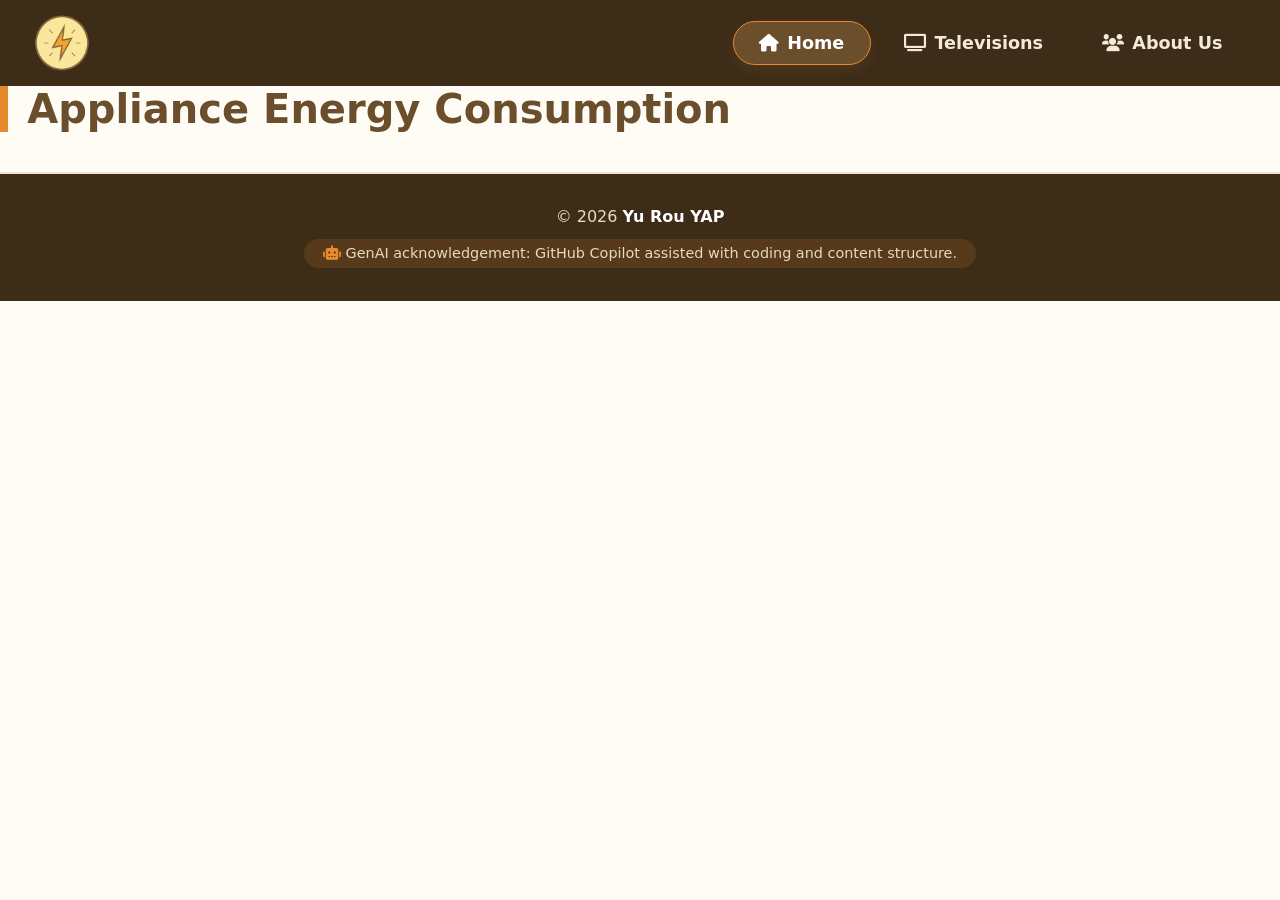
<file: index.html>
<!DOCTYPE html>
<html lang="en">
<head>
    <meta charset="UTF-8">
    <meta name="viewport" content="width=device-width, initial-scale=1.0">
    <title>Home</title>
    <link rel="stylesheet" href="https://cdnjs.cloudflare.com/ajax/libs/font-awesome/6.0.0-beta3/css/all.min.css">
    <link rel="stylesheet" href="style.css">
</head>

<body data-page="home">

<header class="top-nav" id="topNav"></header>

<!-- Main content -->
<main>
    
    <h1>Appliance Energy Consumption</h1>
    <div id="content"></div>
    <!-- Give the SVG a size so shapes can be seen -->
    <!--<svg width="300" height="150"></svg>-->
    <!-- Load D3 first, then your D3 code file -->
    <!--<script src="https://d3js.org/d3.v7.min.js"></script>
    <script src="energy-d3.js"></script>-->

    <!-- …your existing content… -->
    <!-- NEW: Container for T04-3 chart -->
    <div class="responsive-svg-container"></div>

    <!-- D3 library -->
    <!--<script src="https://d3js.org/d3.v7.min.js"></script>-->
    <!-- NEW: JS for T04-3 only -->
    <!-- <script src="t04-3-bars.js"></script> -->
    <!-- Old T04-2 demo (temporarily disabled) -->
    <!-- <script src="energy-d3.js"></script> -->

    <!-- D3 library -->
    <!--<script src="https://d3js.org/d3.v7.min.js"></script>-->
    <!-- NEW: T04-4 loader -->
    <!--<script src="t04-4-load.js"></script>-->
    <!-- Old js files (disable while doing T04-4) -->
    <!-- <script src="energy-d3.js"></script> -->
    <!-- <script src="t04-3-bars.js"></script> -->

        <script src="https://d3js.org/d3.v7.min.js"></script>
        <script src="t04-4-load.js"></script>  <!--loads CSV then calls createBarChart--> 
        <script src="t04-5-bars.js"></script>  <!-- defines createBarChart -->


</main>

<!-- Footer -->
<footer id="siteFooter"></footer>
<script src="script.js"></script>

</body>
</html>
</file>
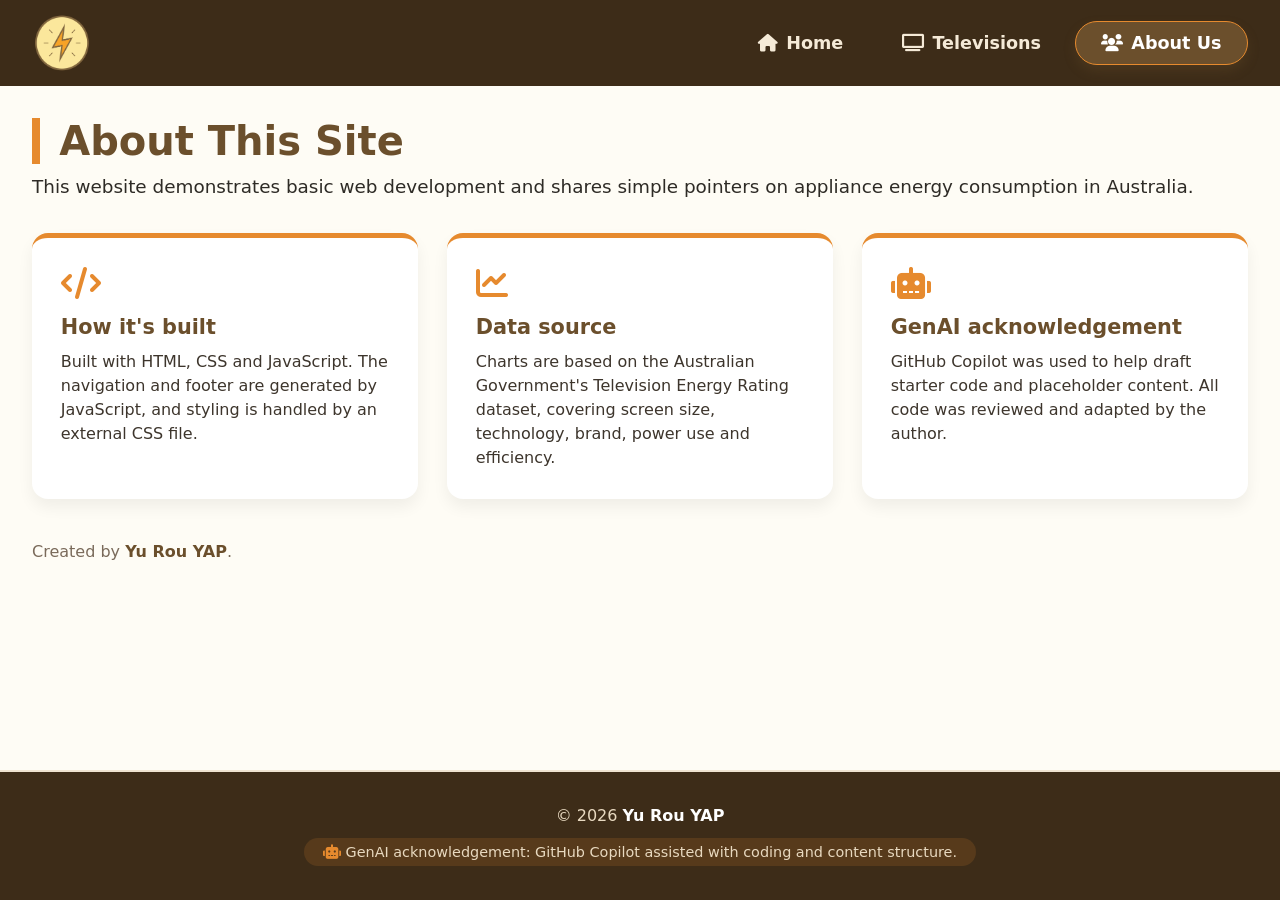
<file: About Us.html>
<!DOCTYPE html>
<html lang="en">
<head>
    <meta charset="UTF-8">
    <meta name="viewport" content="width=device-width, initial-scale=1.0">
    <title>About Us</title>
    <link rel="stylesheet" href="https://cdnjs.cloudflare.com/ajax/libs/font-awesome/6.0.0-beta3/css/all.min.css"> <!--Icons -->
    <link rel="stylesheet" href="style.css">
</head>

<body data-page="about">
    <header class="top-nav" id="topNav"></header>

    <main class="container">
        <h1>About This Site</h1>
        <p class="intro-text">
            This website demonstrates basic web development and shares simple pointers on appliance energy consumption in Australia.
        </p>

        <div class="about-grid">
            <div class="card">
                <i class="fas fa-code"></i>
                <h3>How it's built</h3>
                <p>Built with HTML, CSS and JavaScript. The navigation and footer are generated by JavaScript, and styling is handled by an external CSS file.</p>
            </div>

            <div class="card">
                <i class="fas fa-chart-line"></i>
                <h3>Data source</h3>
                <p>Charts are based on the Australian Government's Television Energy Rating dataset, covering screen size, technology, brand, power use and efficiency.</p>
            </div>

            <div class="card">
                <i class="fas fa-robot"></i>
                <h3>GenAI acknowledgement</h3>
                <p>GitHub Copilot was used to help draft starter code and placeholder content. All code was reviewed and adapted by the author.</p>
            </div>
        </div>

        <p class="about-footer-note">Created by <strong>Yu Rou YAP</strong>.</p>
    </main>

    <footer id="siteFooter"></footer>
    <script src="script.js"></script>
</body>
</html>
</file>
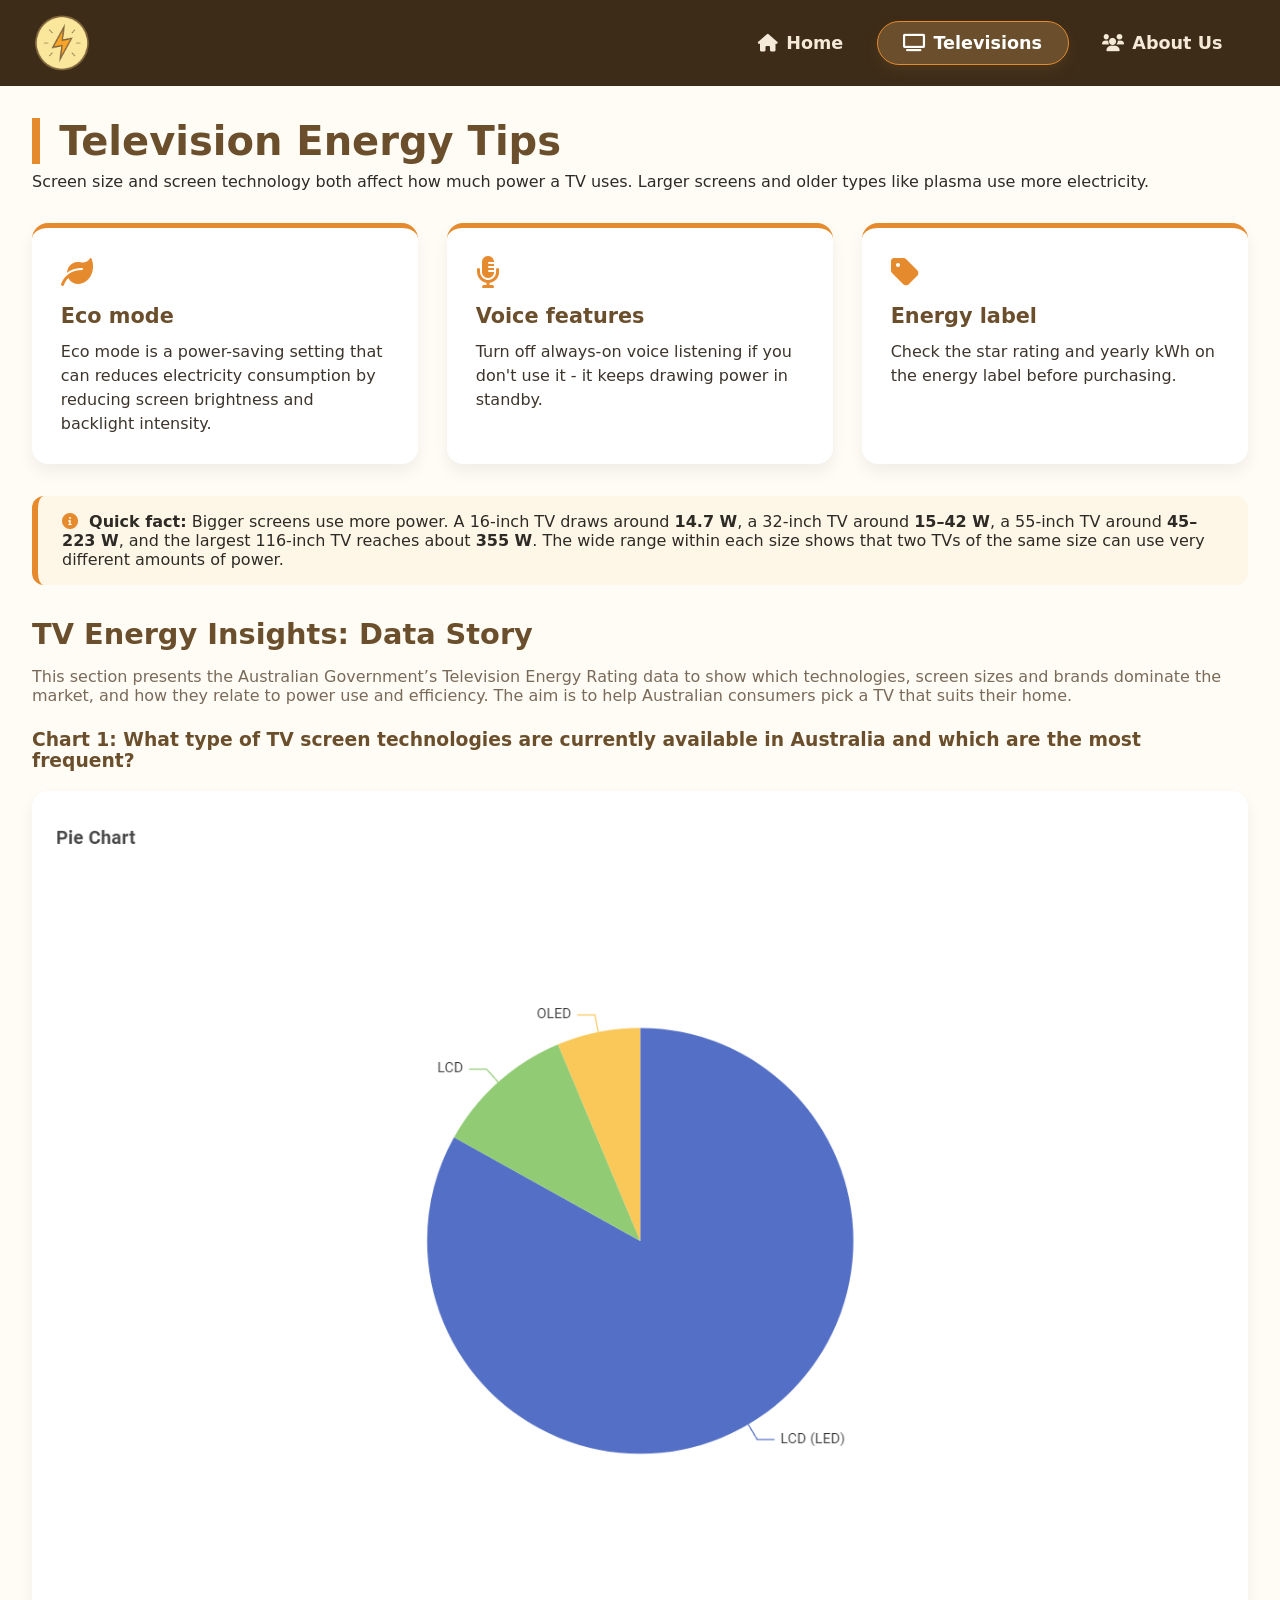
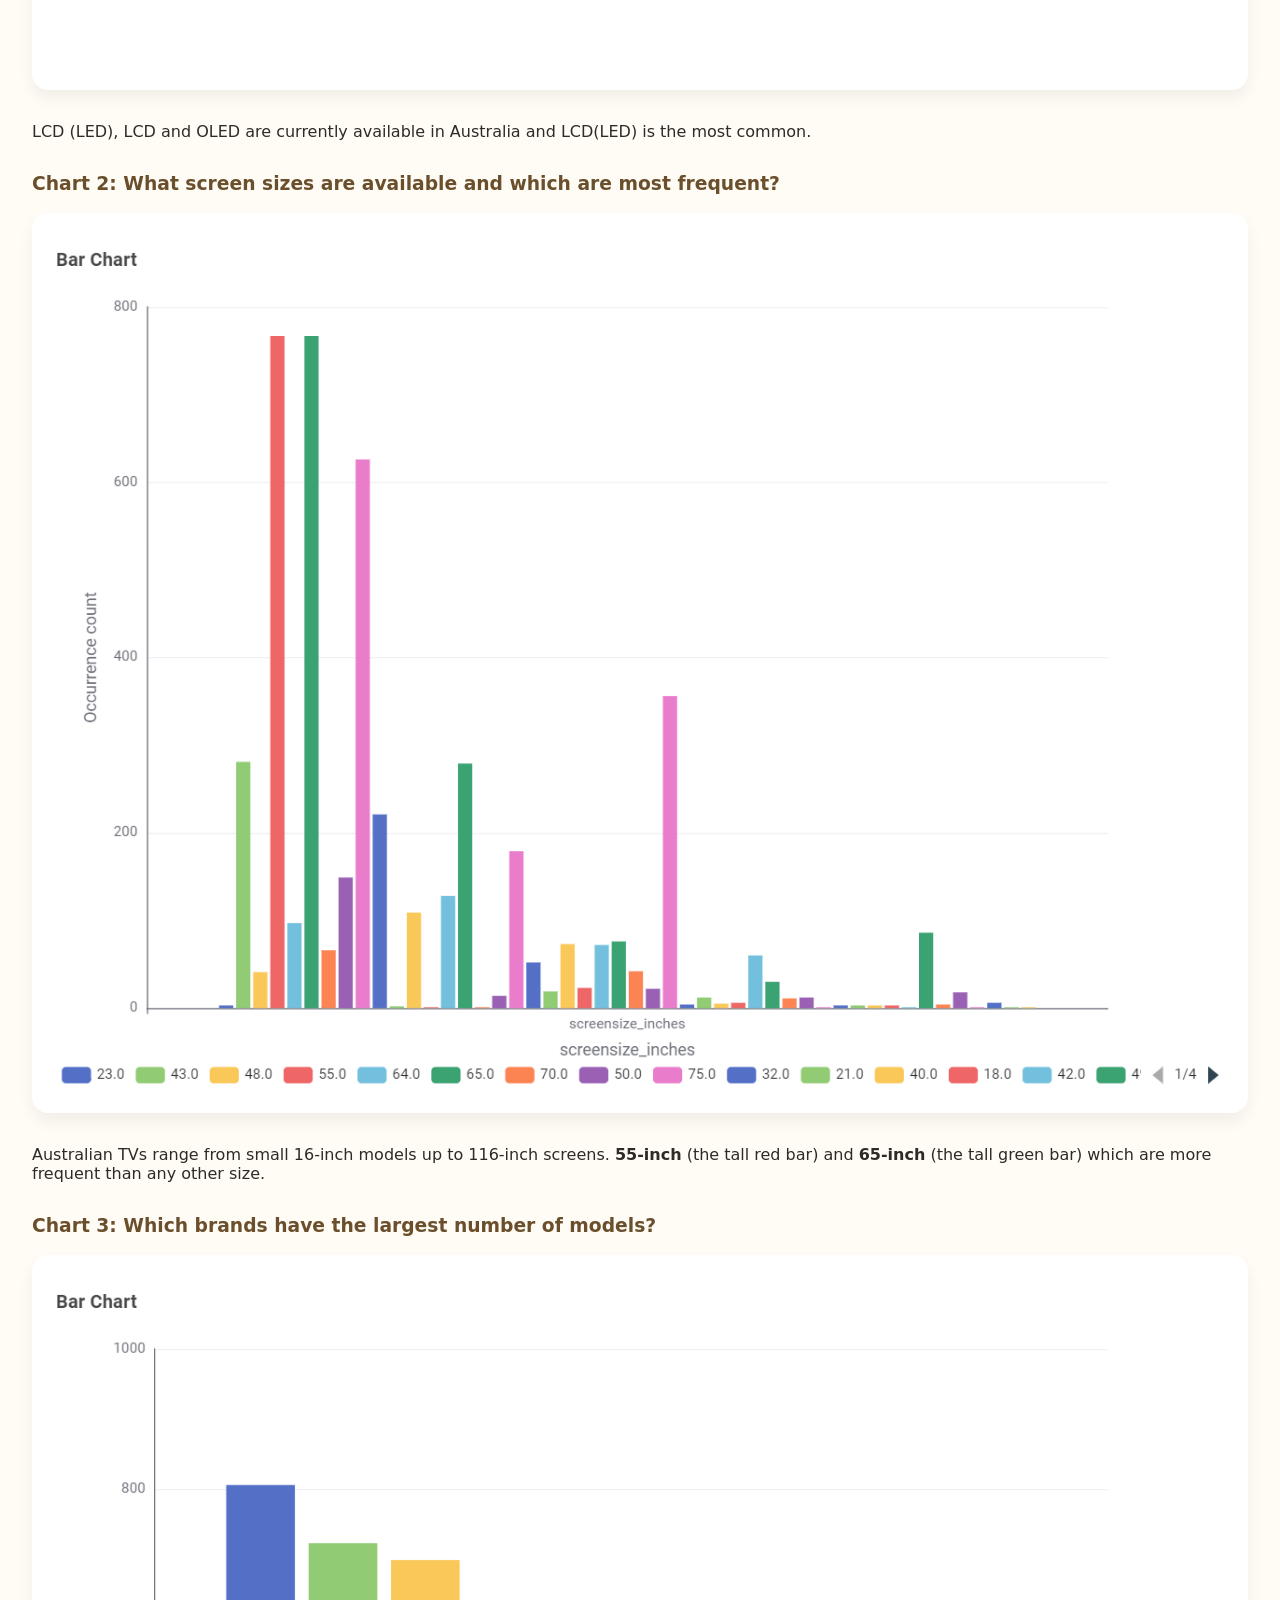
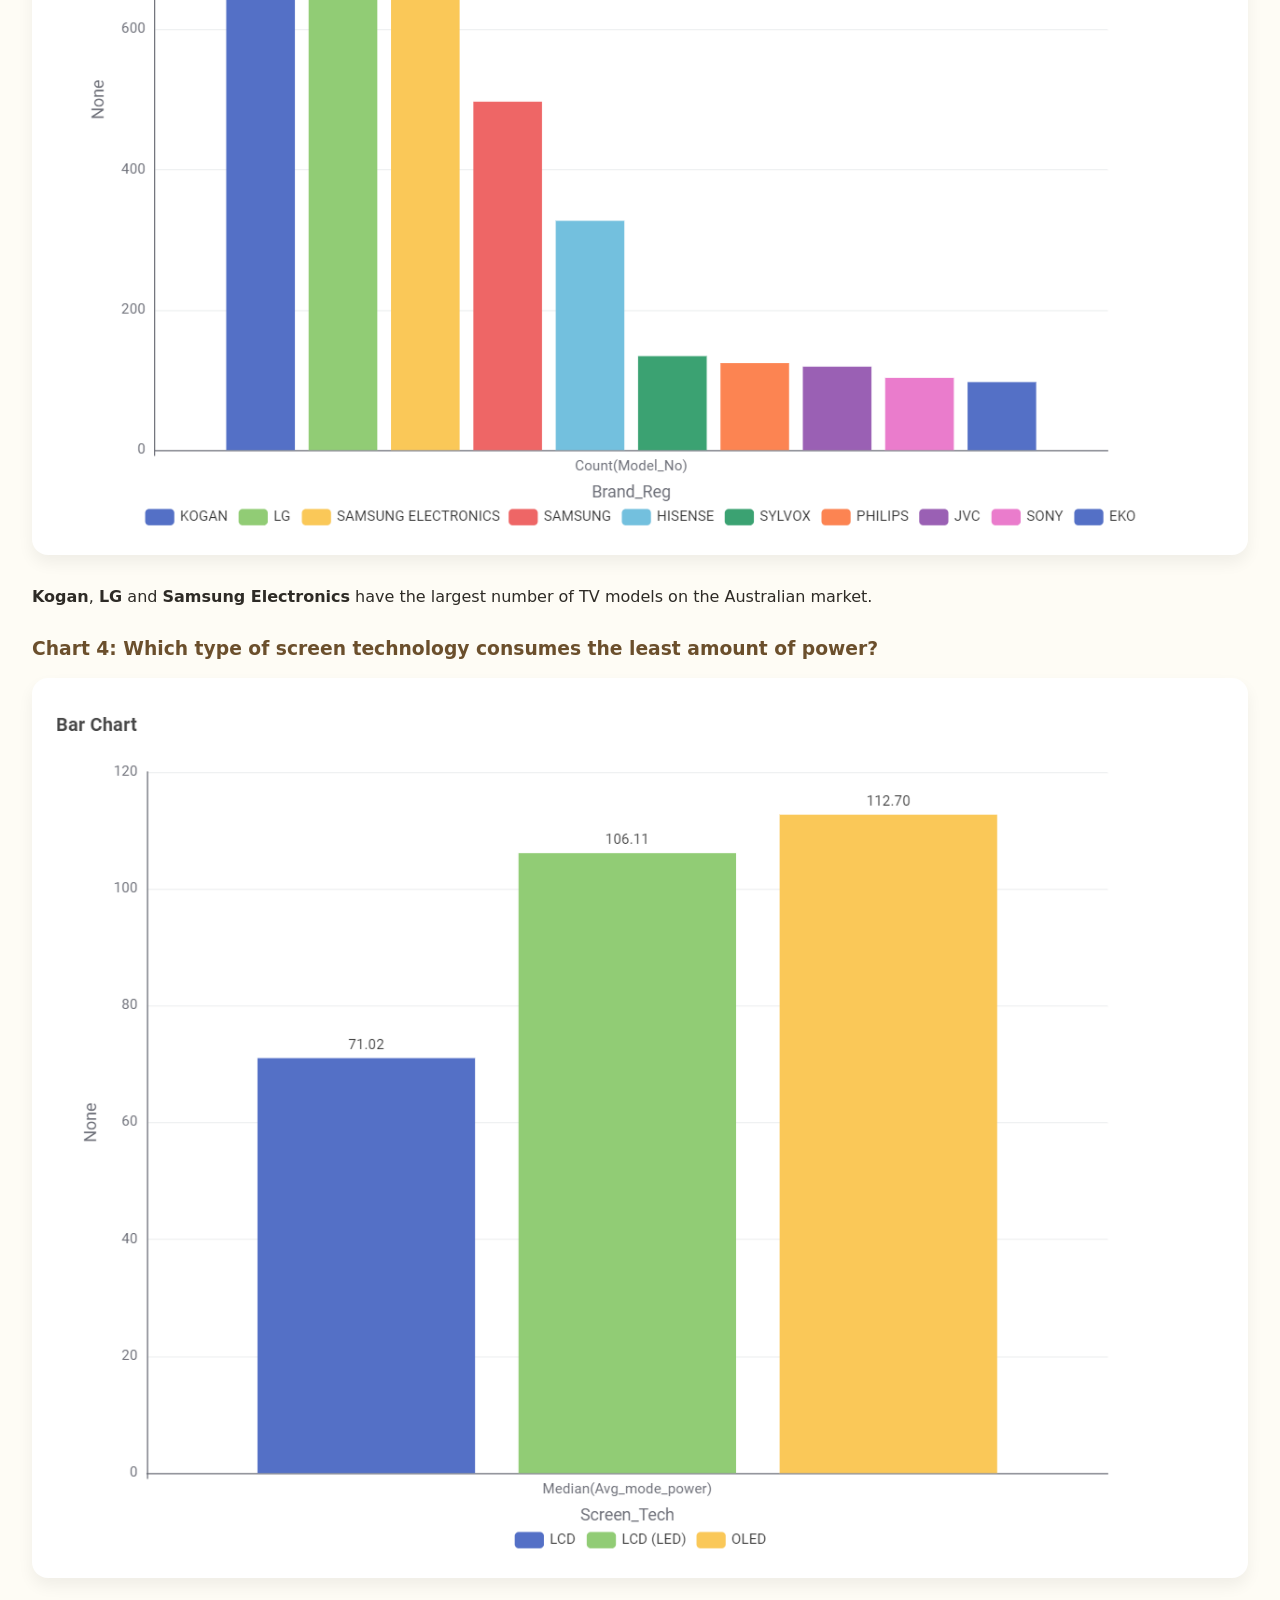
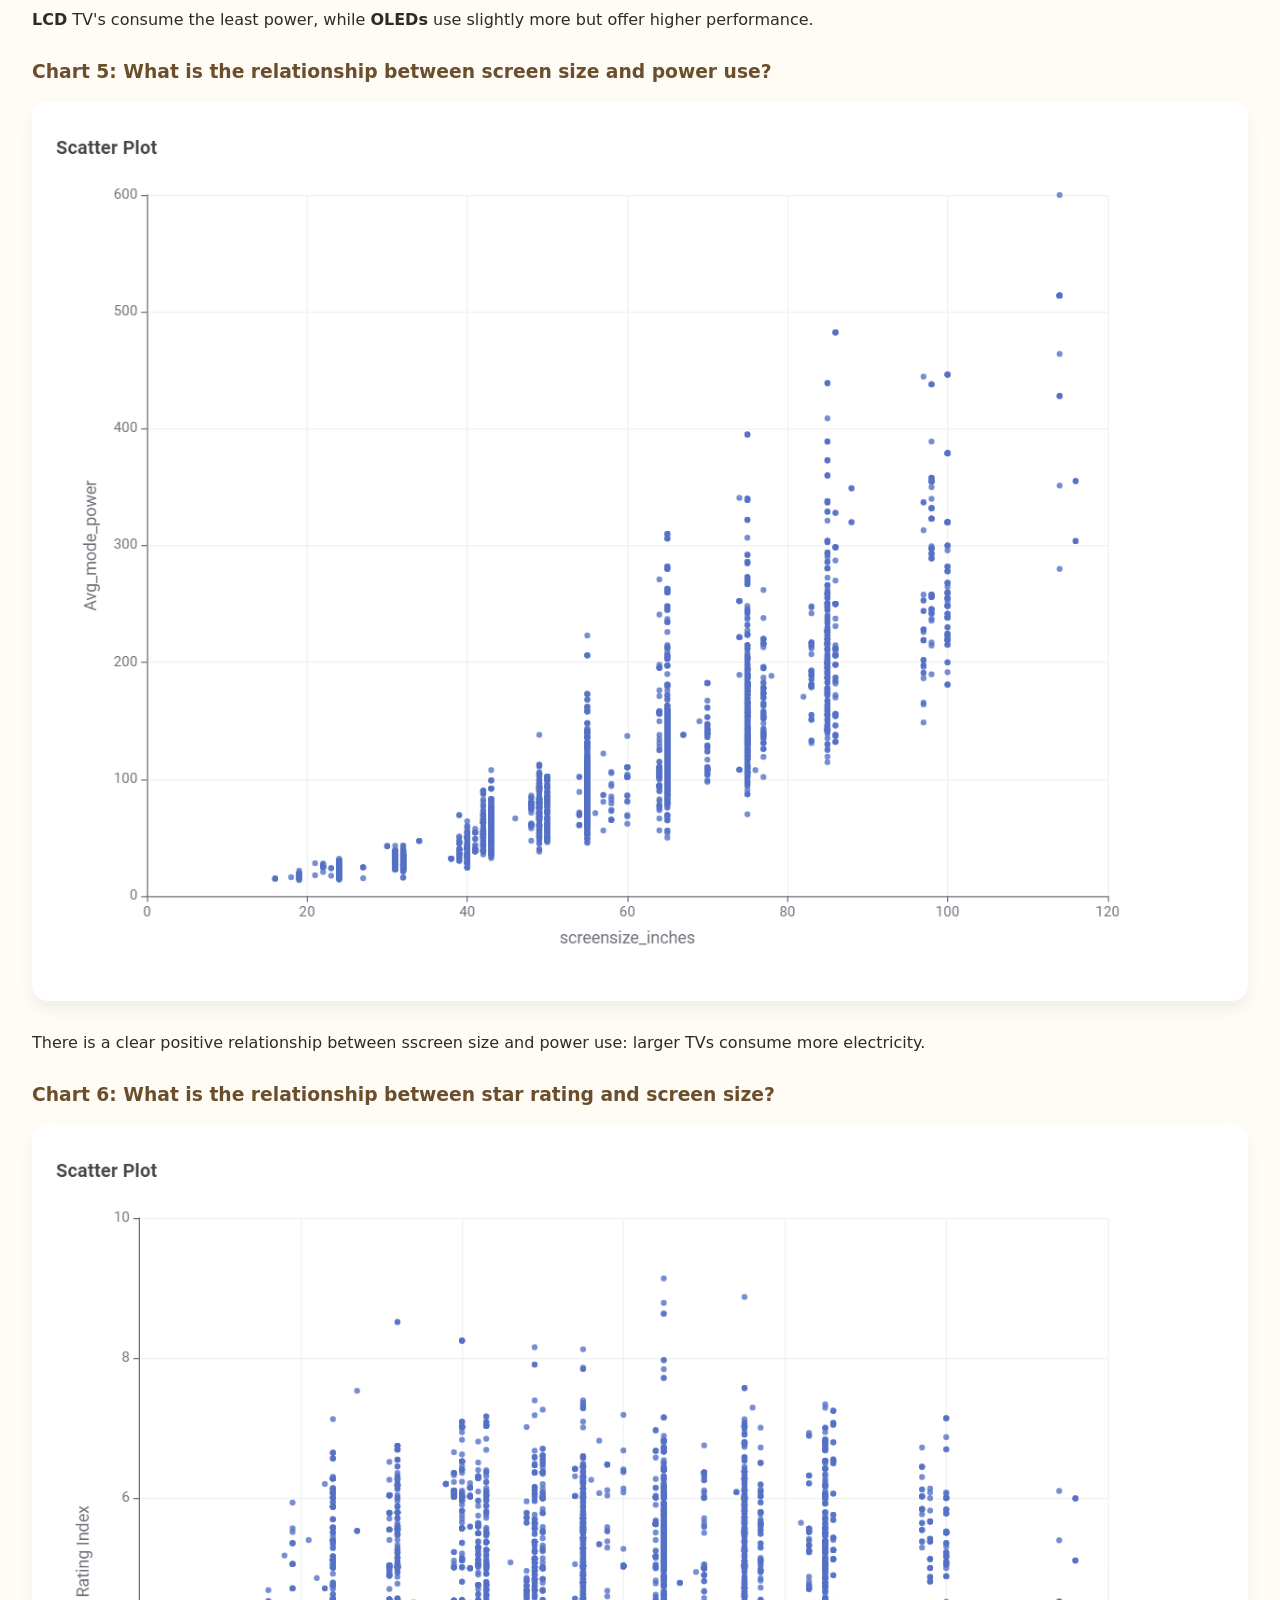
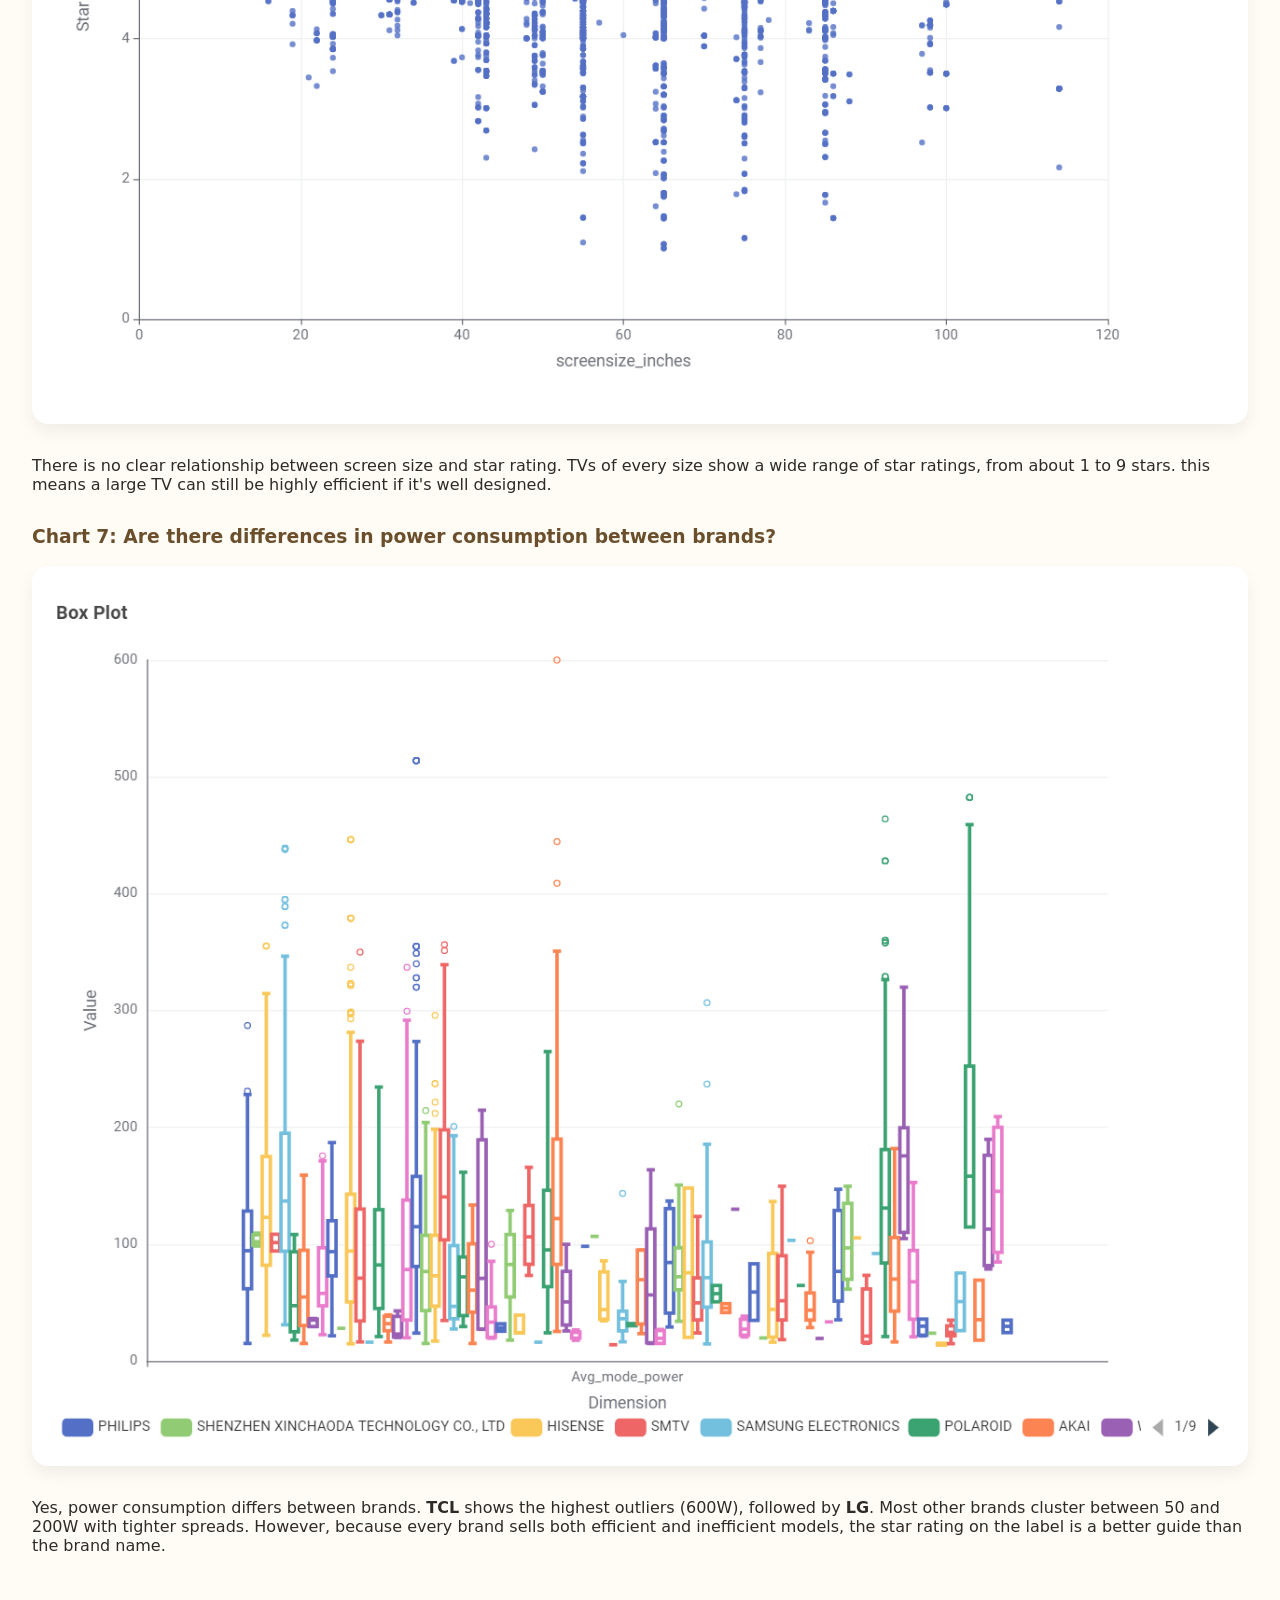
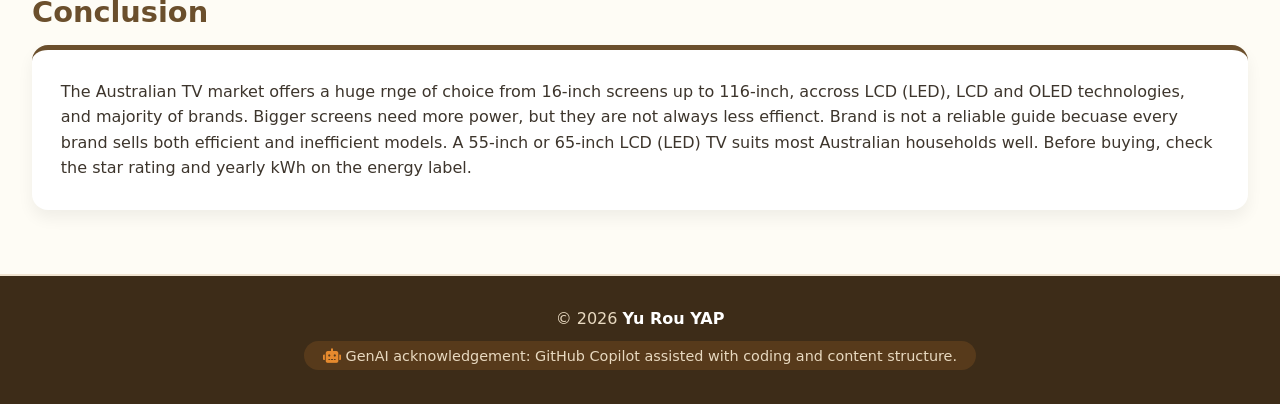
<file: television.html>
<!DOCTYPE html>
<html lang="en">
<head>
    <meta charset="UTF-8">
    <meta name="viewport" content="width=device-width, initial-scale=1.0">
    <title>Televisions</title>
    <link rel="stylesheet" href="https://cdnjs.cloudflare.com/ajax/libs/font-awesome/6.0.0-beta3/css/all.min.css">
    <link rel="stylesheet" href="style.css">
</head>
<body data-page="televisions">
  <!-- JavaScript -->
  <header class="top-nav" id="topNav"></header>

    <!-- Main content -->
    <main class="container">
        <h1>Television Energy Tips</h1>
        <div class="subhead">Screen size and screen technology both affect how much power a TV uses. Larger screens and older types like plasma use more electricity.</div>

        <div class="card-grid">
            <div class="card">
                <i class="fas fa-leaf"></i>
                <h3>Eco mode</h3>
                <p>Eco mode is a power-saving setting that can reduces electricity consumption by reducing screen brightness and backlight intensity. </p>
            </div>

            <div class="card">
                <i class="fas fa-microphone-alt"></i>
                <h3>Voice features</h3>
                <p>Turn off always-on voice listening if you don't use it - it keeps drawing power in standby.</p>
            </div>

            <div class="card">
                <i class="fas fa-tag"></i>
                <h3>Energy label</h3>
                <p>Check the star rating and yearly kWh on the energy label before purchasing.</p>
            </div>
        </div>

        <div class="note-box">
            <i class="fas fa-info-circle"></i>
            <strong>Quick fact:</strong> Bigger screens use more power. A 16-inch TV draws 
            around <strong>14.7 W</strong>, a 32-inch TV around <strong>15–42 W</strong>, 
            a 55-inch TV around <strong>45–223 W</strong>, and the largest 116-inch TV reaches about 
            <strong>355 W</strong>. The wide range within each size shows that two TVs 
            of the same size can use very different amounts of power.
        </div>

        <h2>TV Energy Insights: Data Story</h2>
        <p class="data-story-intro">
            This section presents the Australian Government’s Television Energy Rating data to show 
            which technologies, screen sizes and brands dominate the market, and how they relate to 
            power use and efficiency. The aim is to help Australian consumers pick a TV that suits 
            their home.
        </p>

        <!-- CHART 1 -->
        <div class="chart-section">
            <h3>Chart 1: What type of TV screen technologies are currently available in Australia and which are the most frequent?</h3>
            <div class="chart-box">
                <img src="Knime_Chart/Pie Chart.png" alt="TV technology distribution pie chart">
            </div>
            <p>LCD (LED), LCD and OLED are currently available in Australia and LCD(LED) is the most common.</p>
        </div>

        <!-- CHART 2 -->
        <div class="chart-section">
            <h3>Chart 2: What screen sizes are available and which are most frequent?</h3>
            <div class="chart-box">
                <img src="Knime_Chart/Bar Chart Q2.png" alt="Bar chart of TV screen sizes available in Australia">
            </div>
            <p>Australian TVs range from small 16-inch models up to 116-inch screens.
                <strong>55-inch</strong> (the tall red bar) and <strong>65-inch</strong> (the tall green bar) which are more frequent than any other size.
            </p>
        </div>

        <!-- CHART 3 -->
        <div class="chart-section">
            <h3>Chart 3: Which brands have the largest number of models?</h3>
            <div class="chart-box">
                <img src="Knime_Chart/Bar Chart Q3.png" alt="Bar chart of TV brands by number of models in Australia">
            </div>
            <p><strong>Kogan</strong>, <strong>LG</strong> and <strong>Samsung Electronics</strong> have the largest number of TV models on the Australian market.</p>
        </div>

        <!-- CHART 4 -->
        <div class="chart-section">
            <h3>Chart 4: Which type of screen technology consumes the least amount of power?</h3>
            <div class="chart-box">
                <img src="Knime_Chart/Bar Chart Q4.png" alt="Bar chart for power of screen type">
            </div>
            <p><strong>LCD</strong> TV's consume the least power, while <strong>OLEDs</strong> use slightly more but offer higher performance.</strong></p>
        </div>

        <!-- CHART 5 -->
        <div class="chart-section">
            <h3>Chart 5: What is the relationship between screen size and power use?</h3>
            <div class="chart-box">
                <img src="Knime_Chart/Scatter Plot Q5.png" alt="Relationship between power use and screen size scatter plot">
            </div>
            <p>There is a clear positive relationship between sscreen size and power use: larger TVs consume more electricity.</p>
        </div>

        <!-- CHART 6 -->
        <div class="chart-section">
            <h3>Chart 6: What is the relationship between star rating and screen size?</h3>
            <div class="chart-box">
                <img src="Knime_Chart/Scatter Plot Q6.png" alt="relationship between star rating and screen size scatter plot">
            </div>
            <p>There is no clear relationship between screen size and star rating. TVs of every size show a wide range of star ratings, from about 1 to 9 stars. this
                means a large TV can still be highly efficient if it's well designed.
            </p>
        </div>

        <!-- CHART 7 -->
        <div class="chart-section">
            <h3>Chart 7: Are there differences in power consumption between brands?</h3>
            <div class="chart-box">
                <img src="Knime_Chart/Box Plot Q7.png" alt="Box plot about differences in power consumption between brands">
            </div>
            <p>Yes, power consumption differs between brands. <strong>TCL</strong> shows the highest outliers (600W), followed by <strong>LG</strong>. Most other brands cluster between 50 and 200W with tighter spreads. 
                However, because every brand sells both efficient and inefficient models, the star rating on the label is a better guide than the brand name.</p>
        </div>

        <!--Conclusion-->
        <h2 class="conclusion-heading">Conclusion</h2>
        <div class="card conclusion-card">
            <p>The Australian TV market offers a huge rnge of choice from 16-inch screens up to 116-inch, accross LCD (LED), LCD and OLED technologies, and majority of brands. Bigger
                screens need more power, but they are not always less effienct. Brand is not a reliable guide becuase every brand sells both efficient and inefficient models. A 55-inch or 65-inch LCD (LED) TV suits most Australian households well. Before buying, check the star rating and yearly kWh on the energy label.
            </p>
        </div>
    


    </main>

    <footer id="siteFooter"></footer>
    <script src="script.js"></script>
</body>
</html>
</file>
<file: style.css>
/*  CSS variables & reset  */
* {
  margin: 0;
  padding: 0;
  box-sizing: border-box;
  font-family: system-ui, 'Segoe UI', Roboto, sans-serif;
}

/* Reusable CSS variables for colors, shadows and border radius. */
:root {
  --logo-dark: #6b4f2c;      /* brown from logo outline */
  --logo-accent: #e68a2e;    /* orange bolt */
  --logo-light: #fef7e0;     /* pale yellow background */
  --logo-grey: #7a6a5a;     /* grey text */
  --shadow: 0 8px 16px rgba(0, 0, 0, 0.06);
  --radius: 16px;
}

body {
  background: #fefcf5;
  color: #2e2b26;
  display: flex;
  flex-direction: column;
  min-height: 100vh;   /* 100% of viewport height */
}

/*  Top navigation  */
.top-nav {
  background: #3d2c18;
  padding: 0.8rem 2rem;
  display: flex;
  align-items: center;
  gap: 1rem;
}

.logo-container {
  display: flex;
  align-items: center;
  justify-content: center;
  background: none;
  border: none;
  cursor: pointer; /* Make the logo clickable */
  padding: 0;
}

.logo-container:hover {
  transform: scale(1.02); /* Slightly enlarge the logo on hover */
}

.logo-img {
  width: 60px;
  height: 60px;
  object-fit: contain; /* Ensure the logo fits wihtin the container without stretched or cropped. */
  display: block;
}

.logo-text {
  font-weight: 700;
  font-size: 1.6rem;
  letter-spacing: -0.5px;
  color: #ffffff;
}

.nav-links {
  display: flex; /* Place button in a row */
  gap: 0.5rem;
  margin-left: auto;
}

.nav-btn {
  background: transparent;
  border: none;
  padding: 0.7rem 1.6rem;
  border-radius: 40px;
  font-size: 1.1rem;
  font-weight: 600;
  color: #f5ead7;
  cursor: pointer; /* Shows the pointer cursor when hovering  */
  transition: background 0.2s, color 0.2s, box-shadow 0.2s;
  display: flex;
  align-items: center;
  gap: 8px;
}

/* When hovering over a non-active navigation button */
.nav-btn:hover:not(.active) {
  background: rgba(230,138,46,0.25);
  color: #ffffff;
  box-shadow: 0 4px 10px rgba(230, 138, 46, 0.3);
}

/* Active navigation button */
.nav-btn.active {
  background: var(--logo-dark);
  color: white;
  box-shadow: 0 6px 12px rgba(107, 79, 44, 0.3);
  border: 1px solid var(--logo-accent); /* Thin orange border */
}

/* icon */
/*.nav-btn i {
  font-size: 1rem;
}*/


/*  Main content  */
.container {
  max-width: 1300px;
  margin: 2rem auto;
  padding: 0 2rem;
  flex: 1; /* Allow the container to grow and fill available space */
  width: 100%;
}

h1 {
  font-size: 2.5rem;
  font-weight: 700;
  color: var(--logo-dark);
  margin-bottom: 0.5rem;
  border-left: 8px solid var(--logo-accent);
  padding-left: 1.2rem;
}

h2 {
  font-size: 1.8rem;
  color: var(--logo-dark);
  margin: 1.5rem 0 1rem;
  font-weight: 600;
}


/*  Cards  */
.card-grid {
  display: grid;
  grid-template-columns: repeat(auto-fit, minmax(280px, 1fr));
  gap: 1.8rem;
  margin: 2rem 0;
}

.card {
  background: white;
  padding: 1.8rem;
  border-radius: var(--radius);
  box-shadow: var(--shadow);
  border-top: 5px solid var(--logo-accent); /* 5px orange border at the top of the card */
  transition: transform 0.2s ease;
}

.card:hover {
  transform: translateY(-4px); /* Slightly lift the card on hover */
}

.card i {
  font-size: 2rem;
  color: var(--logo-accent);
  margin-bottom: 1rem;
}

.card h3 {
  color: var(--logo-dark);
  margin-bottom: 0.7rem;
  font-size: 1.3rem;
}

.card p {
  color: #3d352c;
  line-height: 1.5;
}

/*  Footer  */
footer {
  text-align: center;
  padding: 1.8rem 2rem;
  background: #3d2c18;
  border-top: 2px solid #efe3d0;
  color: #e8d9c0;
  font-size: 1rem;
  margin-top: 2rem;
}

footer p {
  margin: 0.3rem 0;
}

footer strong {
  color: #ffffff;
  font-weight: 600;
}

.genai-note {
  font-size: 0.9rem;
  background: rgba(230, 138, 46, 0.15);
  display: inline-block; /* Make the note box fit its content */
  padding: 0.4rem 1.2rem;
  border-radius: 30px;
  margin-top: 8px;
}

.genai-note i {
  color: var(--logo-accent);
}

/*  Responsive  */
@media (max-width: 700px) {
  .top-nav {
    flex-direction: column;
    align-items: stretch;
    gap: 1rem;
  }
  .nav-links {
    margin-left: 0;
    justify-content: center;
  }
  .logo-container {
    justify-content: center;
  }
  h1 {
    font-size: 2rem;
  }
}

/*  Note box (placeholder notice)  */
.note-box {
  background: #fef7e8;
  padding: 1rem 1.5rem;
  border-radius: 12px;
  margin-bottom: 2rem;
  border-left: 6px solid var(--logo-accent);
}

.note-box i {
  color: var(--logo-accent);
  margin-right: 6px;
}

/*  Data story intro paragraph  */
.data-story-intro {
  margin-bottom: 1.5rem;
  color: var(--logo-grey);
}

/*  Chart sections  */
.chart-section {
  margin-bottom: 2rem;
}

.chart-section h3 {
  color: var(--logo-dark);
  margin-bottom: 0.5rem;
}

/*  Chart box (holds the KNIME PNG image)  */
.chart-box {
  background: white;
  padding: 1.5rem;
  border-radius: var(--radius);
  box-shadow: var(--shadow);
  margin: 1.2rem 0 2rem;
  text-align: center;
}

.chart-box img {
  max-width: 100%;
  height: auto;
  display: block;
  margin: 0 auto;
  border-radius: 8px;
}


/*Conclusion*/
.conclusion-heading {
  margin-top: 2.5rem;
}

.conclusion-card {
  border-top-color: var(--logo-dark);
}

.conclusion-card p {
  line-height: 1.6;
}



/*  About page  */
.intro-text {
  font-size: 1.15rem;
  line-height: 1.6;
  color: #2e2b26;
  margin-bottom: 2rem;

}

.about-grid {
  display: grid;
  grid-template-columns: repeat(auto-fit, minmax(260px, 1fr)); /* Responsive grid layout */
  gap: 1.8rem;
  margin: 2rem 0 2.5rem;
}

.about-footer-note {
  color: var(--logo-grey);
  font-size: 1rem;
  line-height: 1.6;
  margin-top: 1rem;
}

.about-footer-note strong {
  color: var(--logo-dark);
}

.responsive-svg-container {
margin: 0 auto; /* center */
width: 100%; /* fill parent width */
max-width: 1200px; /* cap max width */
}
</file>
